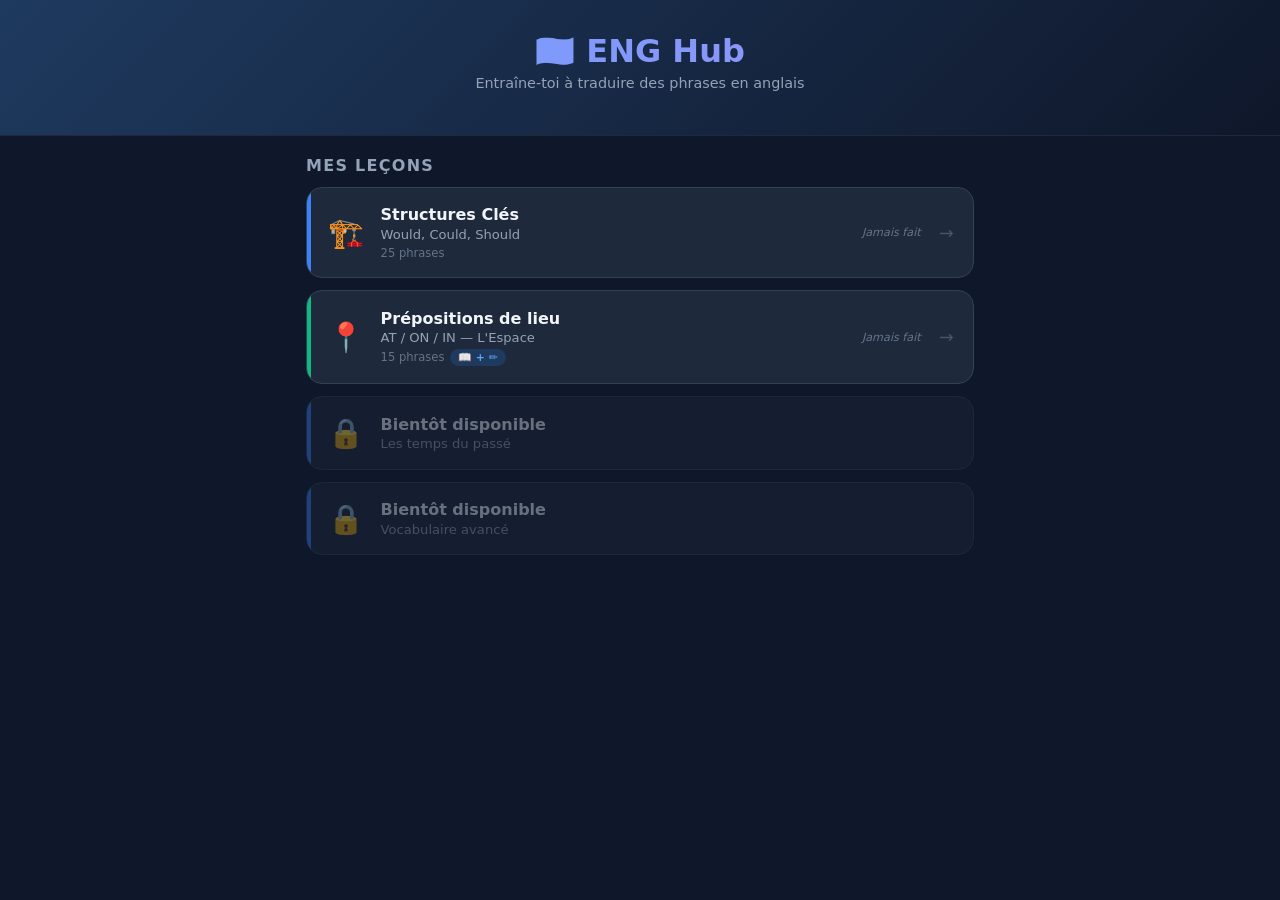
<file: index.html>
<!DOCTYPE html>
<html lang="fr">
<head>
<meta charset="UTF-8">
<meta name="viewport" content="width=device-width,initial-scale=1">
<title>ENG Hub — Tableau de bord</title>
<link rel="stylesheet" href="styles.css">
</head>
<body>
<header class="site-header">
  <h1>🇬🇧 ENG Hub</h1>
  <p>Entraîne-toi à traduire des phrases en anglais</p>
  <div class="header-stats" id="header-stats"></div>
</header>
<main class="main-content">
  <p class="section-title">Mes leçons</p>
  <div class="lessons-grid" id="lessons-grid"></div>
</main>
<script src="lessons.js"></script>
<script src="app.js"></script>
<script>renderLessons();renderStats();</script>
</body>
</html>
</file>
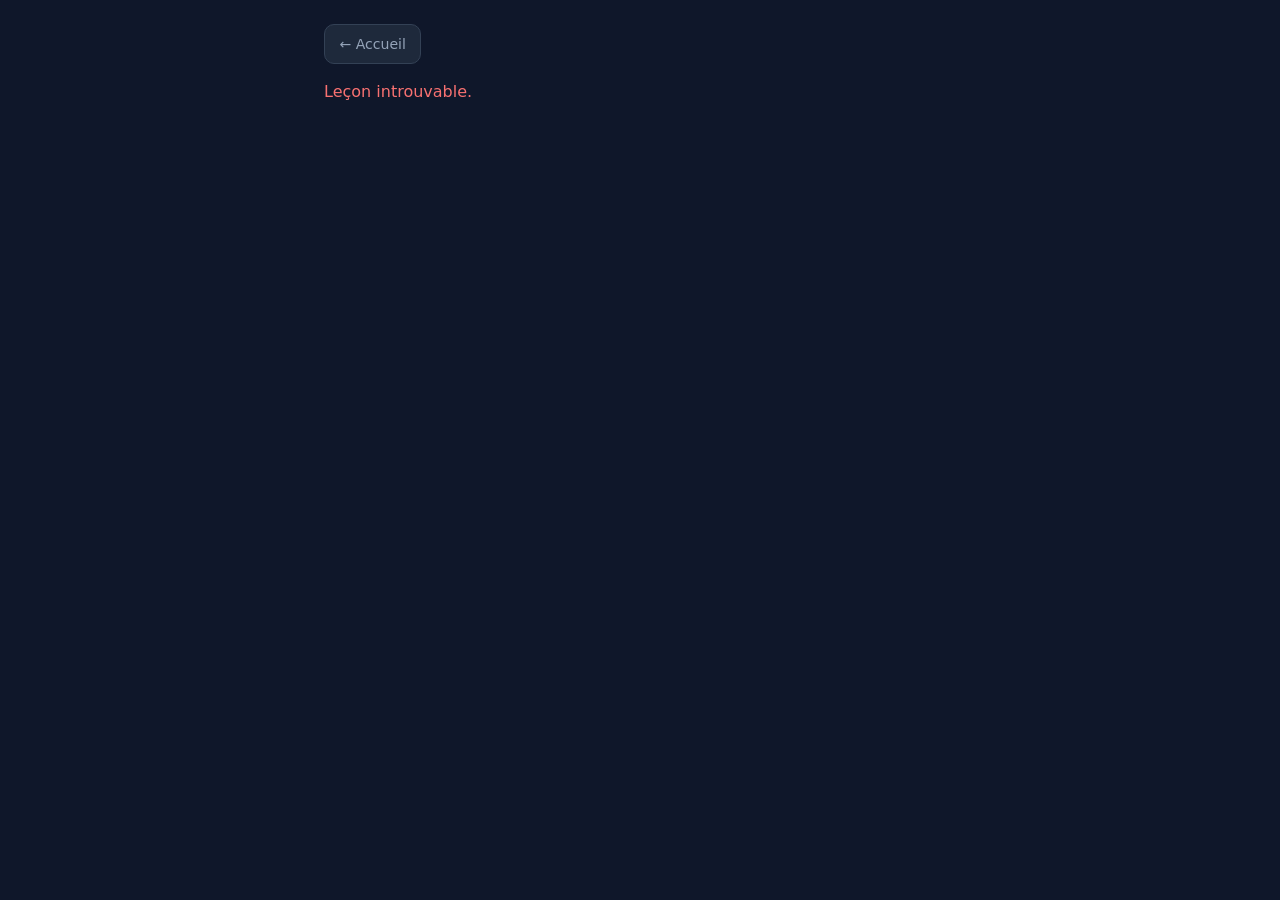
<file: quiz.html>
<!DOCTYPE html>
<html lang="fr">
<head>
<meta charset="UTF-8">
<meta name="viewport" content="width=device-width,initial-scale=1">
<title>Quiz — ENG Hub</title>
<link rel="stylesheet" href="styles.css">
</head>
<body>
<div class="quiz-page">
  <a href="index.html" class="back-btn">← Accueil</a>
  <div id="quiz-container" style="display:none">
    <div class="quiz-header">
      <div class="quiz-title" id="quiz-title">Quiz</div>
      <div class="quiz-controls">
        <button class="icon-btn" id="sound-btn" onclick="toggleSound()" title="Son">🔊</button>
        <button class="icon-btn" onclick="openHelp()" title="Aide">❓</button>
      </div>
    </div>
    <div class="progress-bar"><div class="progress-bar-fill" id="progress-bar-fill"></div></div>
    <div class="score-bar">
      <div class="score-display">Score : <span id="score-display">0</span> / <span id="total-display">0</span></div>
      <div class="score-display">Question <span id="current-q">1</span> / <span id="total-q">0</span></div>
      <span class="streak-badge" id="streak-display" style="display:none"></span>
    </div>
    <div class="question-card">
      <span class="structure-badge" id="structure-badge" style="display:none"></span>
      <div class="question-text" id="question-text"></div>
      <div class="answer-area">
        <input type="text" id="answer-input" class="answer-input" placeholder="Écris la traduction..." autocomplete="off" spellcheck="false">
        <div class="live-feedback" id="live-feedback"></div>
        <div class="action-row">
          <button class="action-btn" id="submit-btn" onclick="checkAnswer()">Vérifier ✓</button>
          <button class="skip-btn" id="skip-btn" onclick="showAnswer()">⏭️ Passer</button>
        </div>
        <div class="feedback" id="feedback-box">
          <div id="feedback-msg"></div>
          <div class="feedback-correction" id="feedback-correction"></div>
        </div>
      </div>
    </div>
  </div>
  <div class="end-screen" id="end-screen">
    <div class="end-grade" id="final-grade"></div>
    <div class="end-scores">
      <div class="end-score-item"><div class="label">Score</div><div class="value" id="final-score"></div></div>
      <div class="end-score-item"><div class="label">Résultat</div><div class="value" id="final-pct"></div></div>
      <div class="end-score-item"><div class="label">Meilleure série</div><div class="value" id="final-streak"></div></div>
    </div>
    <div>Passées : <span id="final-skipped">0</span></div>
    <div style="margin-top:1.5rem">
      <button class="restart-btn" onclick="location.reload()">🔄 Recommencer</button>
      <button class="home-btn" onclick="location.href='index.html'">🏠 Accueil</button>
    </div>
  </div>
</div>
<div class="modal-overlay" id="help-modal" onclick="closeHelp(event)">
  <div class="modal-box" onclick="event.stopPropagation()">
    <h3>💡 Comment jouer</h3>
    <ul>
      <li><strong>Tape</strong> la traduction anglaise et appuie sur <strong>Entrée</strong></li>
      <li>La coloration <strong style="color:#4ade80">verte/rouge</strong> t'indique si tu es sur la bonne voie</li>
      <li>Tu peux avoir plusieurs essais avant de passer</li>
      <li><strong>⏭️ Passer</strong> révèle la réponse mais ne compte pas de point</li>
    </ul>
    <button class="modal-close" onclick="closeHelp()">Fermer</button>
  </div>
</div>
<script src="lessons.js"></script>
<script src="app.js"></script>
<script src="quiz.js"></script>
<script>
const params = new URLSearchParams(location.search);
const lid = params.get('lesson');
if (lid && LESSONS[lid]) {
    document.getElementById('quiz-title').textContent = LESSONS[lid].title;
    initQuiz(LESSONS[lid]);
} else {
    document.getElementById('quiz-container').innerHTML = '<p style="color:#f87171">Leçon introuvable.</p>';
    document.getElementById('quiz-container').style.display = 'block';
}
</script>
</body>
</html>
</file>
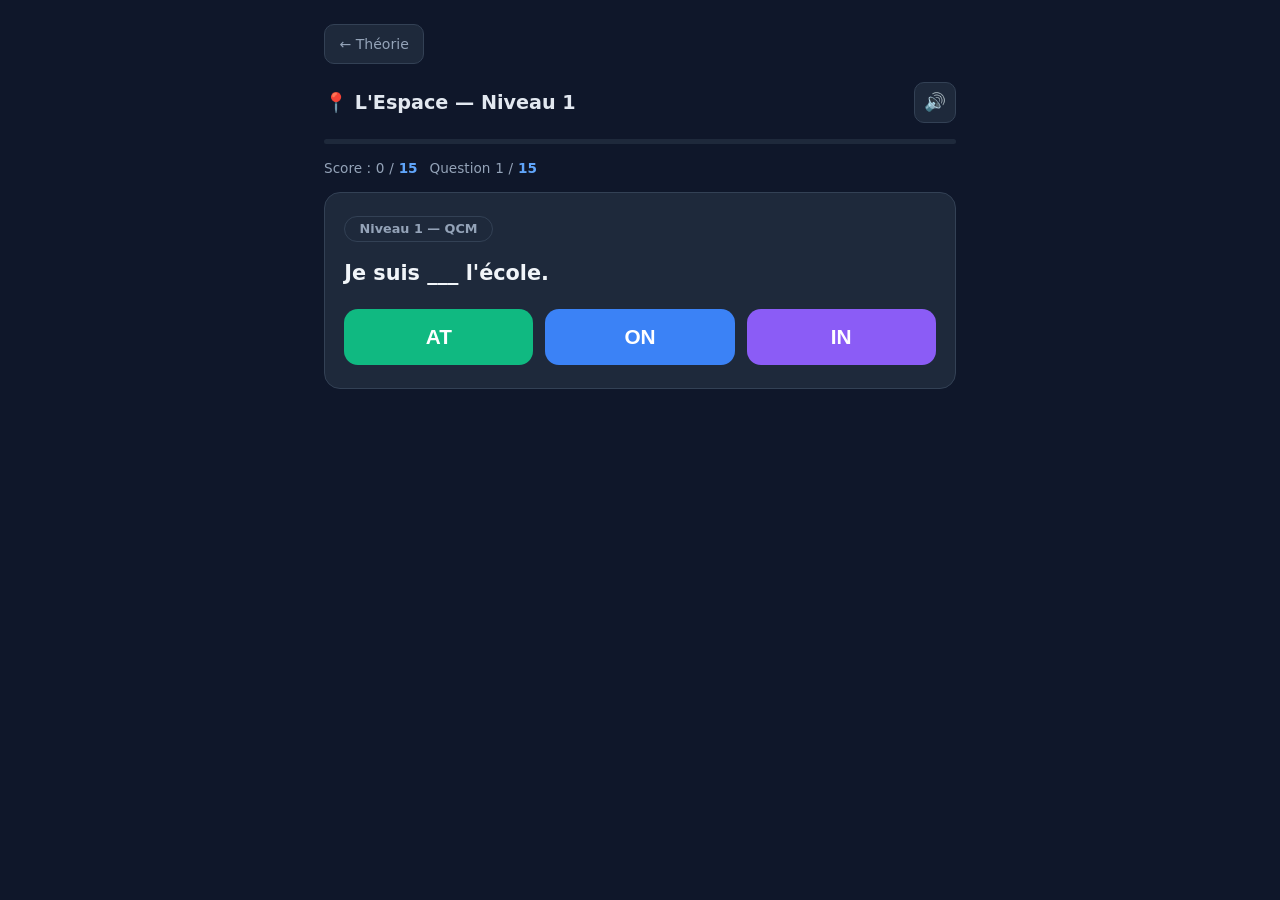
<file: space-quiz.html>
<!DOCTYPE html>
<html lang="fr">
<head>
<meta charset="UTF-8">
<meta name="viewport" content="width=device-width,initial-scale=1">
<title>Quiz Espace — ENG Hub</title>
<link rel="stylesheet" href="styles.css">
<style>
.level-badge{display:inline-block;background:#1e293b;border:1px solid #334155;border-radius:999px;padding:.3rem .9rem;font-size:.8rem;font-weight:700;color:#94a3b8;margin-bottom:1rem;}
.prep-btns{display:flex;gap:.75rem;margin-top:1.25rem;flex-wrap:wrap;}
.prep-btn{flex:1;min-width:80px;padding:1rem;font-size:1.3rem;font-weight:900;border:none;border-radius:14px;cursor:pointer;transition:transform .1s,opacity .15s;}
.prep-btn:active{transform:scale(.95);}
.prep-btn.at{background:#10b981;color:#fff;}
.prep-btn.on{background:#3b82f6;color:#fff;}
.prep-btn.in{background:#8b5cf6;color:#fff;}
.prep-btn:disabled{opacity:.5;cursor:default;}
.hint-tag{display:inline-block;background:#1e293b;border:1px solid #334155;border-radius:8px;padding:.3rem .7rem;font-size:.8rem;color:#94a3b8;margin-top:.75rem;}
.transition-screen{text-align:center;padding:3rem 1rem;display:none;}
.transition-screen h2{font-size:1.5rem;font-weight:800;margin-bottom:.5rem;}
.transition-screen p{color:#94a3b8;margin-bottom:1.5rem;}
.mini-stats{display:flex;gap:1rem;justify-content:center;margin-bottom:2rem;flex-wrap:wrap;}
.mini-stat{background:#1e293b;border-radius:12px;padding:.75rem 1.25rem;text-align:center;}
.mini-stat .val{font-size:1.4rem;font-weight:800;color:#60a5fa;}
.mini-stat .lbl{font-size:.75rem;color:#64748b;margin-top:.2rem;}
.recall-btn{background:#1e293b;border:1px solid #334155;color:#94a3b8;border-radius:10px;padding:.5rem 1rem;font-size:.85rem;cursor:pointer;margin-bottom:1.5rem;}
.recall-btn:hover{background:#293548;}
.recall-modal{position:fixed;inset:0;background:rgba(0,0,0,.75);display:none;align-items:center;justify-content:center;z-index:100;padding:1rem;}
.recall-box{background:#1e293b;border:1px solid #334155;border-radius:16px;padding:1.5rem;max-width:360px;width:100%;}
.recall-box h4{font-weight:800;margin-bottom:1rem;}
.recall-rule{display:flex;align-items:center;gap:.75rem;margin-bottom:.6rem;font-size:.9rem;}
.recall-rule .rp{font-size:1.1rem;font-weight:900;width:2rem;}
.recall-rule .rp.at{color:#10b981;}
.recall-rule .rp.on{color:#3b82f6;}
.recall-rule .rp.in{color:#8b5cf6;}
.recall-close{margin-top:1rem;width:100%;background:#334155;border:none;border-radius:10px;padding:.65rem;color:#f1f5f9;cursor:pointer;}
</style>
</head>
<body>
<div class="quiz-page">
  <a href="theory-prepositions.html" class="back-btn">← Théorie</a>

  <!-- LEVEL 1 -->
  <div id="level1-screen">
    <div class="quiz-header">
      <div class="quiz-title">📍 L'Espace — Niveau 1</div>
      <div class="quiz-controls">
        <button class="icon-btn" id="sound-btn-l1" onclick="toggleSoundL1()" title="Son">🔊</button>
      </div>
    </div>
    <div class="progress-bar"><div class="progress-bar-fill" id="pb1"></div></div>
    <div class="score-bar">
      <div class="score-display">Score : <span id="s1">0</span> / <span id="t1">0</span></div>
      <div class="score-display">Question <span id="q1">1</span> / <span id="qt1">0</span></div>
    </div>
    <div class="question-card">
      <div class="level-badge">Niveau 1 — QCM</div>
      <div class="question-text" id="q1-text"></div>
      <div id="hint-area"></div>
      <div class="prep-btns">
        <button class="prep-btn at" onclick="answerL1('AT')">AT</button>
        <button class="prep-btn on" onclick="answerL1('ON')">ON</button>
        <button class="prep-btn in" onclick="answerL1('IN')">IN</button>
      </div>
      <div class="feedback" id="fb1" style="display:none">
        <div id="fb1-msg"></div>
        <div class="feedback-correction" id="fb1-hint"></div>
      </div>
    </div>
  </div>

  <!-- TRANSITION -->
  <div class="transition-screen" id="transition-screen">
    <div style="font-size:3rem;margin-bottom:1rem;">🎯</div>
    <h2>Niveau 1 terminé !</h2>
    <p>Tu passes maintenant à l'écriture complète.</p>
    <div class="mini-stats">
      <div class="mini-stat"><div class="val" id="tr-score"></div><div class="lbl">Score</div></div>
      <div class="mini-stat"><div class="val" id="tr-pct"></div><div class="lbl">Résultat</div></div>
    </div>
    <button class="cta-btn" style="background:linear-gradient(135deg,#3b82f6,#2563eb);color:#fff;border:none;border-radius:14px;padding:1rem 2.5rem;font-size:1.1rem;font-weight:800;cursor:pointer;" onclick="startLevel2()">Continuer vers le Niveau 2 →</button>
  </div>

  <!-- LEVEL 2 -->
  <div id="level2-screen" style="display:none">
    <div class="quiz-header">
      <div class="quiz-title">✏️ L'Espace — Niveau 2</div>
      <div class="quiz-controls">
        <button class="icon-btn" id="sound-btn-l2" onclick="toggleSoundL2()" title="Son">🔊</button>
        <button class="recall-btn" onclick="openRecall()">💡 Rappel</button>
      </div>
    </div>
    <div class="progress-bar"><div class="progress-bar-fill" id="pb2"></div></div>
    <div class="score-bar">
      <div class="score-display">Score : <span id="s2">0</span> / <span id="t2">0</span></div>
      <div class="score-display">Question <span id="q2">1</span> / <span id="qt2">0</span></div>
      <span class="streak-badge" id="streak2" style="display:none"></span>
    </div>
    <div class="question-card">
      <div class="level-badge">Niveau 2 — Écriture libre</div>
      <div class="question-text" id="q2-text"></div>
      <div class="answer-area">
        <input type="text" id="ans2" class="answer-input" placeholder="Écris la traduction complète..." autocomplete="off" spellcheck="false">
        <div class="live-feedback" id="lf2"></div>
        <div class="action-row">
          <button class="action-btn" id="sub2" onclick="checkL2()">Vérifier ✓</button>
          <button class="skip-btn" id="skip2" onclick="skipL2()" style="display:inline-flex">⏭️ Passer</button>
        </div>
        <div class="feedback" id="fb2" style="display:none">
          <div id="fb2-msg"></div>
          <div class="feedback-correction" id="fb2-cor"></div>
        </div>
      </div>
    </div>
  </div>

  <!-- END -->
  <div class="end-screen" id="end-screen">
    <div class="end-grade" id="end-grade"></div>
    <div style="color:#94a3b8;margin-bottom:1.5rem;">Quiz des prépositions terminé !</div>
    <div class="end-scores">
      <div class="end-score-item"><div class="label">Niveau 1</div><div class="value" id="end-s1"></div></div>
      <div class="end-score-item"><div class="label">Niveau 2</div><div class="value" id="end-s2"></div></div>
      <div class="end-score-item"><div class="label">Total</div><div class="value" id="end-tot"></div></div>
    </div>
    <div style="margin-top:1.5rem">
      <button class="restart-btn" onclick="location.reload()">🔄 Recommencer</button>
      <button class="home-btn" onclick="location.href='index.html'">🏠 Accueil</button>
    </div>
  </div>
</div>

<!-- Recall modal -->
<div class="recall-modal" id="recall-modal" onclick="closeRecall()">
  <div class="recall-box" onclick="event.stopPropagation()">
    <h4>💡 Rappel rapide</h4>
    <div class="recall-rule"><span class="rp at">AT</span><span>Point précis, lieu fonctionnel<br><small style="color:#64748b">at school, at the bus stop</small></span></div>
    <div class="recall-rule"><span class="rp on">ON</span><span>Sur une surface, axe<br><small style="color:#64748b">on the table, on the wall</small></span></div>
    <div class="recall-rule"><span class="rp in">IN</span><span>À l'intérieur, ville/pays<br><small style="color:#64748b">in the box, in Paris</small></span></div>
    <button class="recall-close" onclick="closeRecall()">Fermer</button>
  </div>
</div>

<script src="lessons.js"></script>
<script src="app.js"></script>
<script src="prepositions-space.js"></script>
<script>
const SFX={ctx:null,_init(){if(!this.ctx)this.ctx=new(window.AudioContext||window.webkitAudioContext)();},
play(type){try{this._init();const ctx=this.ctx;
if(type==='correct'){const o=ctx.createOscillator(),g=ctx.createGain();o.connect(g);g.connect(ctx.destination);o.frequency.setValueAtTime(523.25,ctx.currentTime);o.frequency.setValueAtTime(783.99,ctx.currentTime+0.12);g.gain.setValueAtTime(0.25,ctx.currentTime);g.gain.exponentialRampToValueAtTime(0.001,ctx.currentTime+0.45);o.start();o.stop(ctx.currentTime+0.45);}
else if(type==='wrong'){const o=ctx.createOscillator(),g=ctx.createGain();o.connect(g);g.connect(ctx.destination);o.type='sawtooth';o.frequency.setValueAtTime(220,ctx.currentTime);g.gain.setValueAtTime(0.15,ctx.currentTime);g.gain.exponentialRampToValueAtTime(0.001,ctx.currentTime+0.3);o.start();o.stop(ctx.currentTime+0.3);}
else if(type==='complete'){[523.25,659.25,783.99,1046.5].forEach((f,i)=>{const o=ctx.createOscillator(),g=ctx.createGain();o.connect(g);g.connect(ctx.destination);o.frequency.value=f;const t=ctx.currentTime+i*0.13;g.gain.setValueAtTime(0.2,t);g.gain.exponentialRampToValueAtTime(0.001,t+0.4);o.start(t);o.stop(t+0.4);});}
}catch(e){}}};

const st={soundL1:true,soundL2:true,
  l1:{qs:[],i:0,score:0},
  l2:{qs:[],i:0,score:0,streak:0,maxStreak:0,skipped:0,state:"typing"}};

function shuffle(a){const r=a.slice();for(let i=r.length-1;i>0;i--){const j=Math.floor(Math.random()*(i+1));[r[i],r[j]]=[r[j],r[i]];}return r;}
function norm(t){return t.toLowerCase().replace(/[.,?!]/g,'').replace(/\s+/g,' ').trim();}
function esc(c){return c==='<'?'&lt;':c==='>'?'&gt;':c==='&'?'&amp;':c;}
function toggleSoundL1(){st.soundL1=!st.soundL1;document.getElementById('sound-btn-l1').textContent=st.soundL1?'🔊':'🔇';}
function toggleSoundL2(){st.soundL2=!st.soundL2;document.getElementById('sound-btn-l2').textContent=st.soundL2?'🔊':'🔇';}
function openRecall(){document.getElementById('recall-modal').style.display='flex';}
function closeRecall(){document.getElementById('recall-modal').style.display='none';}

// LEVEL 1
function initL1(){
  st.l1.qs=shuffle(SPACE_QUIZ.level1);st.l1.i=0;st.l1.score=0;
  document.getElementById('t1').textContent=st.l1.qs.length;
  document.getElementById('qt1').textContent=st.l1.qs.length;
  loadL1();
}
function loadL1(){
  const q=st.l1.qs[st.l1.i];
  document.getElementById('q1').textContent=st.l1.i+1;
  document.getElementById('pb1').style.width=(st.l1.i/st.l1.qs.length*100)+'%';
  document.getElementById('q1-text').textContent=q.fr;
  document.getElementById('hint-area').innerHTML='';
  document.getElementById('fb1').style.display='none';
  document.querySelectorAll('.prep-btn').forEach(b=>b.disabled=false);
}
function answerL1(prep){
  const q=st.l1.qs[st.l1.i];
  const ok=prep===q.prep;
  document.querySelectorAll('.prep-btn').forEach(b=>b.disabled=true);
  if(ok)st.l1.score++;
  if(st.soundL1)SFX.play(ok?'correct':'wrong');
  const fb=document.getElementById('fb1');
  document.getElementById('fb1-msg').textContent=ok?'✅ Correct !':'❌ Pas tout à fait !';
  document.getElementById('fb1-hint').textContent=ok?q.hint:'Réponse : '+q.prep+' — '+q.hint;
  fb.className='feedback '+(ok?'correct':'incorrect');fb.style.display='block';
  document.getElementById('hint-area').innerHTML='<span class="hint-tag">'+q.hint+'</span>';
  document.getElementById('s1').textContent=st.l1.score;
  setTimeout(()=>nextL1(),ok?1300:2200);
}
function nextL1(){
  st.l1.i++;
  if(st.l1.i<st.l1.qs.length)loadL1();
  else showTransition();
}
function showTransition(){
  document.getElementById('level1-screen').style.display='none';
  document.getElementById('pb1').style.width='100%';
  const pct=Math.round(st.l1.score/st.l1.qs.length*100);
  document.getElementById('tr-score').textContent=st.l1.score+' / '+st.l1.qs.length;
  document.getElementById('tr-pct').textContent=pct+'%';
  document.getElementById('transition-screen').style.display='block';
}

// LEVEL 2
function startLevel2(){
  document.getElementById('transition-screen').style.display='none';
  document.getElementById('level2-screen').style.display='block';
  st.l2.qs=shuffle(SPACE_QUIZ.level2);st.l2.i=0;st.l2.score=0;st.l2.streak=0;st.l2.maxStreak=0;st.l2.skipped=0;st.l2.state="typing";
  document.getElementById('t2').textContent=st.l2.qs.length;
  document.getElementById('qt2').textContent=st.l2.qs.length;
  loadL2();
}
function loadL2(){
  st.l2.state="typing";const q=st.l2.qs[st.l2.i];
  document.getElementById('q2').textContent=st.l2.i+1;
  document.getElementById('pb2').style.width=(st.l2.i/st.l2.qs.length*100)+'%';
  const qEl=document.getElementById('q2-text');
  qEl.style.opacity='0';qEl.style.transform='translateY(10px)';
  setTimeout(()=>{qEl.textContent=q.fr;qEl.style.transition='opacity .3s,transform .3s';qEl.style.opacity='1';qEl.style.transform='translateY(0)';},50);
  const inp=document.getElementById('ans2');inp.value='';inp.disabled=false;inp.className='answer-input';
  document.getElementById('lf2').style.display='none';document.getElementById('lf2').innerHTML='';
  document.getElementById('sub2').textContent='Vérifier ✓';document.getElementById('sub2').className='action-btn';
  document.getElementById('skip2').style.display='inline-flex';
  document.getElementById('fb2').style.display='none';document.getElementById('fb2').className='feedback';
  updateStreak2();setTimeout(()=>inp.focus(),80);
}
function checkL2(){
  if(st.l2.state==="feedback"){nextL2();return;}
  const inp=document.getElementById('ans2');const ua=inp.value.trim();if(!ua)return;
  const q=st.l2.qs[st.l2.i];const ok=q.en.some(a=>norm(a)===norm(ua));
  if(ok){
    st.l2.score++;st.l2.streak++;if(st.l2.streak>st.l2.maxStreak)st.l2.maxStreak=st.l2.streak;
    if(st.soundL2)SFX.play('correct');
    st.l2.state="feedback";inp.disabled=true;document.getElementById('sub2').textContent='Continuer →';
    document.getElementById('skip2').style.display='none';document.getElementById('lf2').style.display='none';
    const fb=document.getElementById('fb2');fb.className='feedback correct';
    document.getElementById('fb2-msg').textContent='✅ Parfait!'+(st.l2.streak>=3?' 🔥 Combo ×'+st.l2.streak+' !':'');
    document.getElementById('fb2-cor').textContent='';fb.style.display='block';
  }else{
    st.l2.streak=0;if(st.soundL2)SFX.play('wrong');
    inp.classList.add('shake');setTimeout(()=>inp.classList.remove('shake'),400);
    const fb=document.getElementById('fb2');fb.className='feedback incorrect';
    document.getElementById('fb2-msg').textContent='❌ Pas tout à fait, essaie encore !';
    document.getElementById('fb2-cor').textContent='';fb.style.display='block';inp.focus();
  }
  document.getElementById('s2').textContent=st.l2.score;updateStreak2();
}
function skipL2(){
  if(st.l2.state==="feedback")return;
  const q=st.l2.qs[st.l2.i];const inp=document.getElementById('ans2');
  st.l2.streak=0;st.l2.skipped++;st.l2.state="feedback";inp.value=q.en[0];inp.disabled=true;
  document.getElementById('sub2').textContent='Continuer →';
  document.getElementById('skip2').style.display='none';document.getElementById('lf2').style.display='none';
  const fb=document.getElementById('fb2');fb.className='feedback incorrect';
  document.getElementById('fb2-msg').textContent='⏭️ Question passée.';
  document.getElementById('fb2-cor').textContent='Réponse : '+q.en[0];fb.style.display='block';
  document.getElementById('s2').textContent=st.l2.score;updateStreak2();
}
function nextL2(){st.l2.i++;if(st.l2.i<st.l2.qs.length)loadL2();else showEnd();}
function updateStreak2(){
  const el=document.getElementById('streak2');if(!el)return;
  if(st.l2.streak>=2){el.textContent='🔥 ×'+st.l2.streak;el.style.display='inline-block';el.className='streak-badge';void el.offsetWidth;el.className='streak-badge active';}else{el.style.display='none';}
}
function showEnd(){
  if(st.soundL2)SFX.play('complete');
  document.getElementById('level2-screen').style.display='none';
  document.getElementById('end-screen').style.display='block';
  const tot=st.l1.qs.length+st.l2.qs.length;
  const total=st.l1.score+st.l2.score;
  const pct=Math.round(total/tot*100);
  const grade=pct===100?'🏆 PARFAIT !':pct>=90?'⭐⭐⭐ Excellent !':pct>=70?'⭐⭐ Bien joué !':pct>=50?'⭐ Continue !':'📚 Révise encore.';
  document.getElementById('end-grade').textContent=grade;
  document.getElementById('end-s1').textContent=st.l1.score+'/'+st.l1.qs.length;
  document.getElementById('end-s2').textContent=st.l2.score+'/'+st.l2.qs.length;
  document.getElementById('end-tot').textContent=pct+'%';
  if(typeof updateLessonStat==='function')updateLessonStat('prepositions-1',total,tot);
}

// Live feedback L2
(function(){
  const inp=document.getElementById('ans2');if(!inp)return;
  inp.addEventListener('input',function(){
    if(st.l2.state!=="typing")return;const ut=this.value;const q=st.l2.qs[st.l2.i];const lb=document.getElementById('lf2');
    if(!q||!ut){lb.style.display='none';lb.innerHTML='';return;}lb.style.display='block';
    let best=q.en[0],max=-1;
    for(const t of q.en){let m=0;for(let i=0;i<Math.min(ut.length,t.length);i++){if(ut[i].toLowerCase()===t[i].toLowerCase())m++;else break;}if(m>max){max=m;best=t;}}
    let html='';for(let i=0;i<ut.length;i++){const ch=ut[i]===' '?'&nbsp;':esc(ut[i]);const ok=i<best.length&&ut[i].toLowerCase()===best[i].toLowerCase();html+=ok?'<span class="char-correct">'+ch+'</span>':'<span class="char-incorrect">'+ch+'</span>';}
    lb.innerHTML=html;
  });
  inp.addEventListener('keypress',e=>{if(e.key==='Enter')checkL2();});
})();

initL1();
</script>
</body>
</html>
</file>
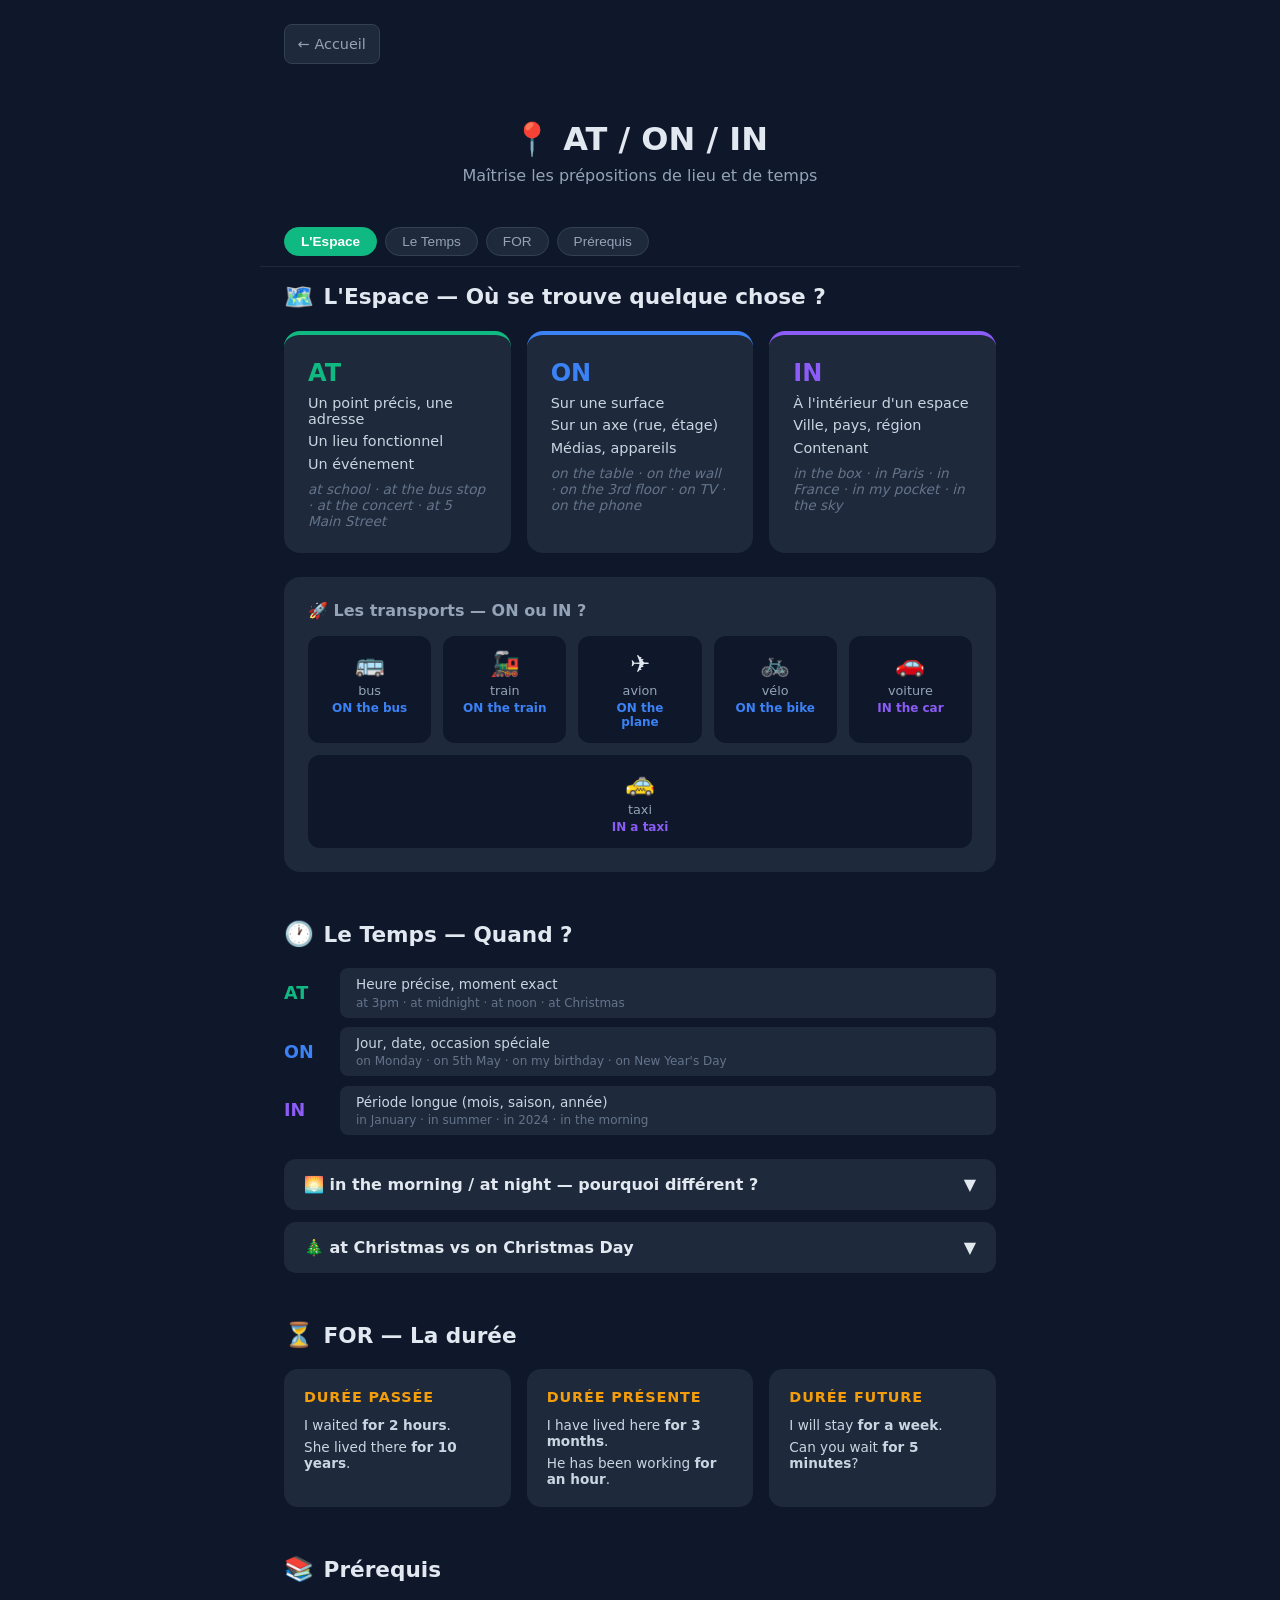
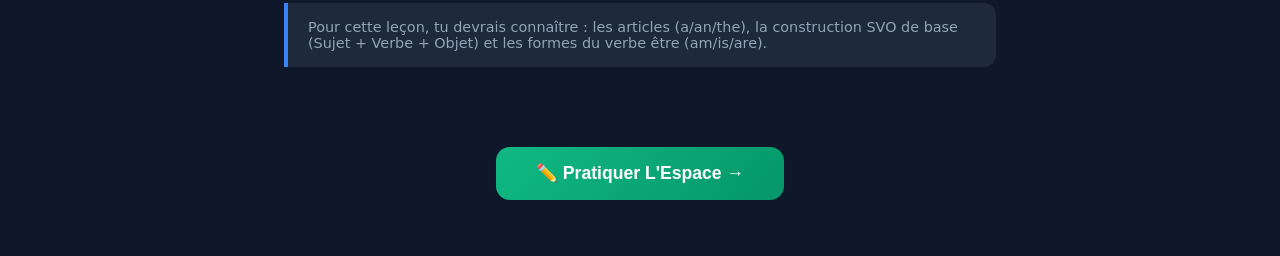
<file: theory-prepositions.html>
<!DOCTYPE html>
<html lang="fr">
<head>
<meta charset="UTF-8">
<meta name="viewport" content="width=device-width,initial-scale=1">
<title>Prépositions de lieu — ENG Hub</title>
<link rel="stylesheet" href="styles.css">
<link rel="stylesheet" href="theory.css">
</head>
<body>
<div class="reading-bar" id="reading-bar"></div>
<div class="theory-page">
  <a href="index.html" class="back-btn">← Accueil</a>
  <div class="theory-hero">
    <h1>📍 AT / ON / IN</h1>
    <p>Maîtrise les prépositions de lieu et de temps</p>
  </div>

  <nav class="sticky-nav">
    <div class="sticky-nav-inner">
      <button class="nav-tab active" data-target="space">L'Espace</button>
      <button class="nav-tab" data-target="time">Le Temps</button>
      <button class="nav-tab" data-target="for">FOR</button>
      <button class="nav-tab" data-target="prereq">Prérequis</button>
    </div>
  </nav>

  <!-- BLOC 1: L'ESPACE -->
  <section class="theory-section" id="space">
    <h2><span>🗺️</span> L'Espace — Où se trouve quelque chose ?</h2>
    <div class="prep-cards">
      <div class="prep-card" style="--pc:#10b981">
        <h3>AT</h3>
        <ul>
          <li>Un point précis, une adresse</li>
          <li>Un lieu fonctionnel</li>
          <li>Un événement</li>
        </ul>
        <p class="example">at school · at the bus stop · at the concert · at 5 Main Street</p>
      </div>
      <div class="prep-card" style="--pc:#3b82f6">
        <h3>ON</h3>
        <ul>
          <li>Sur une surface</li>
          <li>Sur un axe (rue, étage)</li>
          <li>Médias, appareils</li>
        </ul>
        <p class="example">on the table · on the wall · on the 3rd floor · on TV · on the phone</p>
      </div>
      <div class="prep-card" style="--pc:#8b5cf6">
        <h3>IN</h3>
        <ul>
          <li>À l'intérieur d'un espace</li>
          <li>Ville, pays, région</li>
          <li>Contenant</li>
        </ul>
        <p class="example">in the box · in Paris · in France · in my pocket · in the sky</p>
      </div>
    </div>

    <div class="transport-widget">
      <h4>🚀 Les transports — ON ou IN ?</h4>
      <div class="transport-grid">
        <div class="transport-item on-prep"><div class="icon">🚌</div><div class="name">bus</div><div class="rule">ON the bus</div></div>
        <div class="transport-item on-prep"><div class="icon">🚂</div><div class="name">train</div><div class="rule">ON the train</div></div>
        <div class="transport-item on-prep"><div class="icon">✈️</div><div class="name">avion</div><div class="rule">ON the plane</div></div>
        <div class="transport-item on-prep"><div class="icon">🚲</div><div class="name">vélo</div><div class="rule">ON the bike</div></div>
        <div class="transport-item in-prep"><div class="icon">🚗</div><div class="name">voiture</div><div class="rule">IN the car</div></div>
        <div class="transport-item in-prep"><div class="icon">🚕</div><div class="name">taxi</div><div class="rule">IN a taxi</div></div>
      </div>
    </div>
  </section>

  <!-- BLOC 2: LE TEMPS -->
  <section class="theory-section" id="time">
    <h2><span>🕐</span> Le Temps — Quand ?</h2>
    <div class="time-pyramid">
      <div class="time-row"><span class="time-prep at">AT</span><div class="time-bar">Heure précise, moment exact<div class="time-examples">at 3pm · at midnight · at noon · at Christmas</div></div></div>
      <div class="time-row"><span class="time-prep on">ON</span><div class="time-bar">Jour, date, occasion spéciale<div class="time-examples">on Monday · on 5th May · on my birthday · on New Year's Day</div></div></div>
      <div class="time-row"><span class="time-prep in">IN</span><div class="time-bar">Période longue (mois, saison, année)<div class="time-examples">in January · in summer · in 2024 · in the morning</div></div></div>
    </div>

    <div class="nuance-block">
      <div class="nuance-header" onclick="toggleNuance(this)">
        <span>🌅 in the morning / at night — pourquoi différent ?</span>
        <span class="nuance-chevron">▼</span>
      </div>
      <div class="nuance-body">
        <p>La nuit est vue comme un point dans le temps, pas une période.</p>
        <div class="example-row"><span class="fr">Le matin / soir / après-midi :</span> <span class="en">in the morning / evening / afternoon</span></div>
        <div class="example-row"><span class="fr">La nuit :</span> <span class="en">at night (pas "in the night" sauf contexte spécifique)</span></div>
      </div>
    </div>

    <div class="nuance-block">
      <div class="nuance-header" onclick="toggleNuance(this)">
        <span>🎄 at Christmas vs on Christmas Day</span>
        <span class="nuance-chevron">▼</span>
      </div>
      <div class="nuance-body">
        <p><strong>at Christmas</strong> = la période des fêtes (quelques jours)</p>
        <p><strong>on Christmas Day</strong> = le 25 décembre spécifiquement</p>
        <div class="example-row"><span class="fr">Je voyage à Noël.</span> <span class="en">I travel at Christmas.</span></div>
        <div class="example-row"><span class="fr">On ouvre les cadeaux le jour de Noël.</span> <span class="en">We open presents on Christmas Day.</span></div>
      </div>
    </div>
  </section>

  <!-- BLOC 3: FOR -->
  <section class="theory-section" id="for">
    <h2><span>⏳</span> FOR — La durée</h2>
    <div class="for-cards">
      <div class="for-card">
        <h4>Durée passée</h4>
        <ul>
          <li>I waited <strong>for 2 hours</strong>.</li>
          <li>She lived there <strong>for 10 years</strong>.</li>
        </ul>
      </div>
      <div class="for-card">
        <h4>Durée présente</h4>
        <ul>
          <li>I have lived here <strong>for 3 months</strong>.</li>
          <li>He has been working <strong>for an hour</strong>.</li>
        </ul>
      </div>
      <div class="for-card">
        <h4>Durée future</h4>
        <ul>
          <li>I will stay <strong>for a week</strong>.</li>
          <li>Can you wait <strong>for 5 minutes</strong>?</li>
        </ul>
      </div>
    </div>
  </section>

  <!-- PREREQ -->
  <section class="theory-section" id="prereq">
    <h2><span>📚</span> Prérequis</h2>
    <div class="prereq-box">
      <p>Pour cette leçon, tu devrais connaître : les articles (a/an/the), la construction SVO de base (Sujet + Verbe + Objet) et les formes du verbe être (am/is/are).</p>
    </div>
  </section>

  <div class="cta-section">
    <button class="cta-btn" onclick="location.href='space-quiz.html'">✏️ Pratiquer L'Espace →</button>
  </div>
</div>

<script>
window.addEventListener('scroll',()=>{
    const h=document.documentElement;
    const pct=(h.scrollTop/(h.scrollHeight-h.clientHeight))*100;
    document.getElementById('reading-bar').style.width=pct+'%';
});
function toggleNuance(header){
    const body=header.nextElementSibling;
    header.classList.toggle('open');
    body.classList.toggle('open');
}
(function(){
    const tabs=document.querySelectorAll('.nav-tab');
    const sections=document.querySelectorAll('.theory-section');
    const observer=new IntersectionObserver(entries=>{
        entries.forEach(e=>{
            if(e.isIntersecting){
                tabs.forEach(t=>t.classList.toggle('active',t.dataset.target===e.target.id));
            }
        });
    },{threshold:0.3});
    sections.forEach(s=>observer.observe(s));
    tabs.forEach(tab=>tab.addEventListener('click',()=>{
        document.getElementById(tab.dataset.target)?.scrollIntoView({behavior:'smooth'});
    }));
})();
</script>
</body>
</html>
</file>
<file: styles.css>
*{margin:0;padding:0;box-sizing:border-box;}
html{-webkit-text-size-adjust:100%;}
body{font-family:'Segoe UI',system-ui,sans-serif;background:#0f172a;color:#e2e8f0;min-height:100vh;}
a{color:inherit;text-decoration:none;}

/* ── Header ── */
.site-header{background:linear-gradient(135deg,#1e3a5f,#0f172a);padding:1.5rem 1rem;text-align:center;border-bottom:1px solid #1e293b;}
.site-header h1{font-size:1.8rem;font-weight:800;background:linear-gradient(135deg,#60a5fa,#a78bfa);-webkit-background-clip:text;-webkit-text-fill-color:transparent;}
.site-header p{color:#94a3b8;margin-top:.3rem;font-size:.9rem;}
.header-stats{display:flex;gap:.6rem;justify-content:center;margin-top:.75rem;flex-wrap:wrap;}
.stat-pill{background:#1e293b;border:1px solid #334155;border-radius:999px;padding:.3rem .8rem;font-size:.82rem;font-weight:600;color:#60a5fa;}

/* ── Lessons grid ── */
.main-content{max-width:700px;margin:0 auto;padding:1.25rem 1rem;}
.section-title{font-size:1rem;font-weight:700;color:#94a3b8;text-transform:uppercase;letter-spacing:.08em;margin-bottom:.75rem;}
.lessons-grid{display:grid;gap:.75rem;}
.lesson-card{display:flex;align-items:center;gap:.9rem;background:#1e293b;border:1px solid #334155;border-radius:16px;padding:1.1rem 1.2rem;cursor:pointer;transition:transform .15s,box-shadow .15s;position:relative;overflow:hidden;-webkit-tap-highlight-color:transparent;min-height:72px;}
.lesson-card::before{content:'';position:absolute;left:0;top:0;bottom:0;width:4px;background:var(--card-color,#3b82f6);border-radius:4px 0 0 4px;}
.lesson-card:active{transform:scale(.98);background:#293548;}
.lesson-card.coming-soon{opacity:.4;cursor:default;}
.lesson-card.coming-soon:active{transform:none;}
.lesson-icon{font-size:1.8rem;width:2.5rem;text-align:center;flex-shrink:0;}
.lesson-info{flex:1;min-width:0;}
.lesson-info h3{font-size:1rem;font-weight:700;color:#f1f5f9;}
.lesson-info p{font-size:.82rem;color:#94a3b8;margin-top:.15rem;}
.lesson-meta{font-size:.72rem;color:#64748b;margin-top:.25rem;display:flex;align-items:center;gap:.35rem;flex-wrap:wrap;}
.lesson-type-badge{background:#1e3a5f;color:#60a5fa;border-radius:999px;padding:.1rem .5rem;font-size:.68rem;font-weight:600;}
.lesson-stats{display:flex;flex-direction:column;align-items:flex-end;gap:.15rem;flex-shrink:0;}
.stars{font-size:.85rem;}
.best-score{font-weight:700;color:#fbbf24;font-size:.85rem;}
.attempts{font-size:.7rem;color:#64748b;}
.not-done{font-size:.7rem;color:#64748b;font-style:italic;}
.lesson-arrow{color:#475569;font-size:1.1rem;flex-shrink:0;margin-left:.25rem;}

/* ── Quiz page ── */
.quiz-page{max-width:680px;margin:0 auto;padding:1rem;}
.back-btn{display:inline-flex;align-items:center;gap:.4rem;color:#94a3b8;font-size:.88rem;padding:.5rem .9rem;border-radius:10px;background:#1e293b;border:1px solid #334155;margin-bottom:1.1rem;min-height:40px;-webkit-tap-highlight-color:transparent;}
.quiz-header{display:flex;align-items:center;gap:.75rem;margin-bottom:1rem;}
.quiz-title{font-size:1.2rem;font-weight:800;flex:1;}
.quiz-controls{display:flex;gap:.4rem;align-items:center;}
.icon-btn{background:#1e293b;border:1px solid #334155;border-radius:10px;width:2.6rem;height:2.6rem;display:inline-flex;align-items:center;justify-content:center;cursor:pointer;font-size:1.1rem;-webkit-tap-highlight-color:transparent;}
.progress-bar{height:5px;background:#1e293b;border-radius:999px;margin-bottom:1rem;overflow:hidden;}
.progress-bar-fill{height:100%;background:linear-gradient(90deg,#3b82f6,#8b5cf6);border-radius:999px;transition:width .4s ease;}
.score-bar{display:flex;align-items:center;gap:.75rem;margin-bottom:1rem;flex-wrap:wrap;}
.score-display{display:flex;align-items:center;gap:.3rem;font-size:.85rem;color:#94a3b8;}
.score-display span:last-child{font-weight:700;color:#60a5fa;}
.streak-badge{background:#f97316;color:#fff;border-radius:999px;padding:.2rem .7rem;font-size:.82rem;font-weight:700;}
.streak-badge.active{animation:pop .25s ease;}
@keyframes pop{0%{transform:scale(1)}50%{transform:scale(1.25)}100%{transform:scale(1)}}
.question-card{background:#1e293b;border:1px solid #334155;border-radius:16px;padding:1.4rem 1.2rem;margin-bottom:.85rem;}
.structure-badge{display:inline-block;border-radius:999px;padding:.28rem .7rem;font-size:.78rem;font-weight:700;margin-bottom:.85rem;}
.question-text{font-size:1.2rem;font-weight:600;line-height:1.5;color:#f1f5f9;}
.answer-area{margin-top:1.25rem;}
.answer-input{width:100%;background:#0f172a;border:2px solid #334155;border-radius:12px;padding:1rem 1.1rem;font-size:1.05rem;color:#f1f5f9;outline:none;transition:border-color .15s;-webkit-appearance:none;}
.answer-input:focus{border-color:#3b82f6;}
.answer-input.shake{animation:shake .4s ease;}
@keyframes shake{0%,100%{transform:translateX(0)}20%,60%{transform:translateX(-5px)}40%,80%{transform:translateX(5px)}}
.live-feedback{font-size:1rem;margin-top:.5rem;min-height:1.4rem;letter-spacing:.02em;font-family:monospace;word-break:break-all;}
.char-correct{color:#4ade80;}
.char-incorrect{color:#f87171;}
.action-row{display:flex;gap:.6rem;margin-top:.75rem;align-items:stretch;}
.action-btn{flex:1;background:linear-gradient(135deg,#3b82f6,#2563eb);color:#fff;border:none;border-radius:12px;padding:1rem;font-size:1rem;font-weight:700;cursor:pointer;min-height:52px;-webkit-tap-highlight-color:transparent;}
.action-btn:active{opacity:.85;}
.skip-btn{background:#1e293b;border:1px solid #334155;color:#94a3b8;border-radius:12px;padding:.9rem 1rem;font-size:.88rem;cursor:pointer;display:inline-flex;align-items:center;gap:.3rem;min-height:52px;-webkit-tap-highlight-color:transparent;}
.skip-btn:active{background:#293548;}
.feedback{border-radius:12px;padding:.9rem 1.1rem;margin-top:.7rem;display:none;}
.feedback.correct{background:#052e16;border:1px solid #16a34a;color:#4ade80;}
.feedback.incorrect{background:#1c0505;border:1px solid #dc2626;color:#fca5a5;}
.feedback-correction{margin-top:.3rem;font-size:.88rem;opacity:.85;}

/* ── End screen ── */
.end-screen{text-align:center;padding:1.5rem 1rem;display:none;}
.end-grade{font-size:1.8rem;font-weight:800;margin-bottom:.4rem;}
.end-scores{display:grid;grid-template-columns:repeat(3,1fr);gap:.75rem;margin:1.25rem 0;}
.end-score-item{background:#1e293b;border-radius:12px;padding:.85rem .5rem;}
.end-score-item .label{font-size:.7rem;color:#94a3b8;text-transform:uppercase;letter-spacing:.06em;}
.end-score-item .value{font-size:1.35rem;font-weight:800;color:#60a5fa;margin-top:.25rem;}
.restart-btn{background:linear-gradient(135deg,#3b82f6,#2563eb);color:#fff;border:none;border-radius:12px;padding:1rem 2rem;font-size:1rem;font-weight:700;cursor:pointer;margin:.4rem;min-height:52px;-webkit-tap-highlight-color:transparent;}
.home-btn{background:#1e293b;border:1px solid #334155;color:#94a3b8;border-radius:12px;padding:1rem 1.75rem;font-size:1rem;cursor:pointer;margin:.4rem;min-height:52px;-webkit-tap-highlight-color:transparent;}

/* ── Help modal ── */
.modal-overlay{position:fixed;inset:0;background:rgba(0,0,0,.75);display:none;align-items:flex-end;justify-content:center;z-index:100;padding:0;}
.modal-box{background:#1e293b;border:1px solid #334155;border-radius:20px 20px 0 0;padding:1.5rem 1.5rem 2rem;width:100%;max-width:560px;}
.modal-box h3{font-size:1.1rem;font-weight:800;margin-bottom:.9rem;}
.modal-box ul{list-style:none;display:flex;flex-direction:column;gap:.55rem;}
.modal-box li{font-size:.88rem;color:#cbd5e1;line-height:1.4;}
.modal-box li strong{color:#f1f5f9;}
.modal-close{margin-top:1.25rem;width:100%;background:#334155;border:none;border-radius:12px;padding:.85rem;color:#f1f5f9;font-size:.95rem;cursor:pointer;min-height:48px;}

@media(min-width:600px){
  .modal-overlay{align-items:center;padding:1rem;}
  .modal-box{border-radius:20px;}
  .lesson-card:hover{transform:translateY(-2px);box-shadow:0 8px 24px rgba(0,0,0,.4);}
  .site-header{padding:2rem 1.5rem;}
  .site-header h1{font-size:2rem;}
  .quiz-page{padding:1.5rem;}
  .question-text{font-size:1.3rem;}
}
</file>
<file: theory.css>
/* Theory page styles */
.reading-bar{position:fixed;top:0;left:0;height:3px;background:linear-gradient(90deg,#10b981,#3b82f6);width:0%;z-index:999;transition:width .1s;}
.theory-page{max-width:760px;margin:0 auto;padding:1.5rem;}
.back-btn{display:inline-flex;align-items:center;gap:.4rem;color:#94a3b8;font-size:.9rem;padding:.4rem .8rem;border-radius:8px;background:#1e293b;border:1px solid #334155;margin-bottom:1.5rem;transition:color .15s;}
.back-btn:hover{color:#f1f5f9;}
.theory-hero{text-align:center;padding:2rem 0 1rem;}
.theory-hero h1{font-size:2rem;font-weight:900;}
.theory-hero p{color:#94a3b8;margin-top:.5rem;font-size:1rem;}

/* Sticky nav */
.sticky-nav{position:sticky;top:0;background:#0f172a;border-bottom:1px solid #1e293b;padding:.6rem 0;z-index:50;margin:1rem -1.5rem;padding-left:1.5rem;padding-right:1.5rem;}
.sticky-nav-inner{display:flex;gap:.5rem;overflow-x:auto;scrollbar-width:none;}
.sticky-nav-inner::-webkit-scrollbar{display:none;}
.nav-tab{background:#1e293b;border:1px solid #334155;border-radius:999px;padding:.4rem 1rem;font-size:.85rem;color:#94a3b8;white-space:nowrap;cursor:pointer;transition:all .15s;}
.nav-tab.active{background:#10b981;border-color:#10b981;color:#fff;font-weight:700;}

/* Sections */
.theory-section{margin-bottom:3rem;}
.theory-section h2{font-size:1.35rem;font-weight:800;margin-bottom:1.25rem;display:flex;align-items:center;gap:.6rem;}
.theory-section h2 span{font-size:1.5rem;}

/* Prep cards */
.prep-cards{display:grid;grid-template-columns:repeat(auto-fit,minmax(200px,1fr));gap:1rem;margin-bottom:1.5rem;}
.prep-card{background:#1e293b;border-radius:16px;padding:1.5rem;border-top:4px solid var(--pc,#3b82f6);}
.prep-card h3{font-size:1.5rem;font-weight:900;color:var(--pc,#3b82f6);margin-bottom:.5rem;}
.prep-card ul{list-style:none;display:flex;flex-direction:column;gap:.4rem;}
.prep-card li{font-size:.9rem;color:#cbd5e1;}
.prep-card .example{font-size:.85rem;color:#64748b;font-style:italic;margin-top:.6rem;}

/* Transport widget */
.transport-widget{background:#1e293b;border-radius:16px;padding:1.5rem;margin-bottom:1.5rem;}
.transport-widget h4{font-size:1rem;font-weight:700;margin-bottom:1rem;color:#94a3b8;}
.transport-grid{display:flex;gap:.75rem;flex-wrap:wrap;}
.transport-item{background:#0f172a;border-radius:12px;padding:.75rem 1rem;cursor:pointer;border:2px solid transparent;transition:all .15s;flex:1;min-width:120px;text-align:center;}
.transport-item:hover{border-color:#334155;}
.transport-item .icon{font-size:1.5rem;margin-bottom:.3rem;}
.transport-item .name{font-size:.8rem;color:#94a3b8;}
.transport-item .rule{font-size:.75rem;font-weight:700;margin-top:.2rem;}
.transport-item.on-prep .rule{color:#3b82f6;}
.transport-item.in-prep .rule{color:#8b5cf6;}

/* Time pyramid */
.time-pyramid{margin-bottom:1.5rem;}
.time-row{display:flex;align-items:center;gap:1rem;margin-bottom:.6rem;}
.time-prep{font-size:1.1rem;font-weight:900;width:2.5rem;flex-shrink:0;}
.time-prep.at{color:#10b981;}
.time-prep.on{color:#3b82f6;}
.time-prep.in{color:#8b5cf6;}
.time-bar{background:#1e293b;border-radius:8px;padding:.5rem 1rem;flex:1;font-size:.85rem;color:#cbd5e1;}
.time-examples{font-size:.75rem;color:#64748b;margin-top:.2rem;}

/* Collapsible */
.nuance-block{background:#1e293b;border-radius:12px;margin-bottom:.75rem;overflow:hidden;}
.nuance-header{display:flex;align-items:center;justify-content:space-between;padding:1rem 1.25rem;cursor:pointer;font-weight:600;}
.nuance-header:hover{background:#293548;}
.nuance-chevron{transition:transform .2s;}
.nuance-header.open .nuance-chevron{transform:rotate(180deg);}
.nuance-body{padding:0 1.25rem;max-height:0;overflow:hidden;transition:max-height .3s ease,padding .3s;}
.nuance-body.open{max-height:300px;padding:0 1.25rem 1rem;}
.nuance-body p{font-size:.9rem;color:#94a3b8;margin-bottom:.5rem;}
.nuance-body .example-row{font-size:.85rem;margin-bottom:.3rem;}
.nuance-body .example-row .fr{color:#64748b;}
.nuance-body .example-row .en{color:#60a5fa;}

/* FOR cards */
.for-cards{display:grid;grid-template-columns:repeat(auto-fit,minmax(200px,1fr));gap:1rem;}
.for-card{background:#1e293b;border-radius:14px;padding:1.25rem;}
.for-card h4{font-size:.9rem;font-weight:700;color:#f59e0b;text-transform:uppercase;letter-spacing:.06em;margin-bottom:.75rem;}
.for-card ul{list-style:none;display:flex;flex-direction:column;gap:.4rem;}
.for-card li{font-size:.85rem;color:#cbd5e1;}

/* Prerequisites */
.prereq-box{background:#1e293b;border-left:4px solid #3b82f6;border-radius:0 12px 12px 0;padding:1rem 1.25rem;}
.prereq-box p{font-size:.9rem;color:#94a3b8;}

/* CTA */
.cta-section{text-align:center;padding:2rem 0;}
.cta-btn{display:inline-block;background:linear-gradient(135deg,#10b981,#059669);color:#fff;border-radius:14px;padding:1rem 2.5rem;font-size:1.1rem;font-weight:800;cursor:pointer;border:none;transition:opacity .15s;}
.cta-btn:hover{opacity:.9;}

@media(max-width:500px){
  .prep-cards{grid-template-columns:1fr;}
  .for-cards{grid-template-columns:1fr;}
}
</file>
